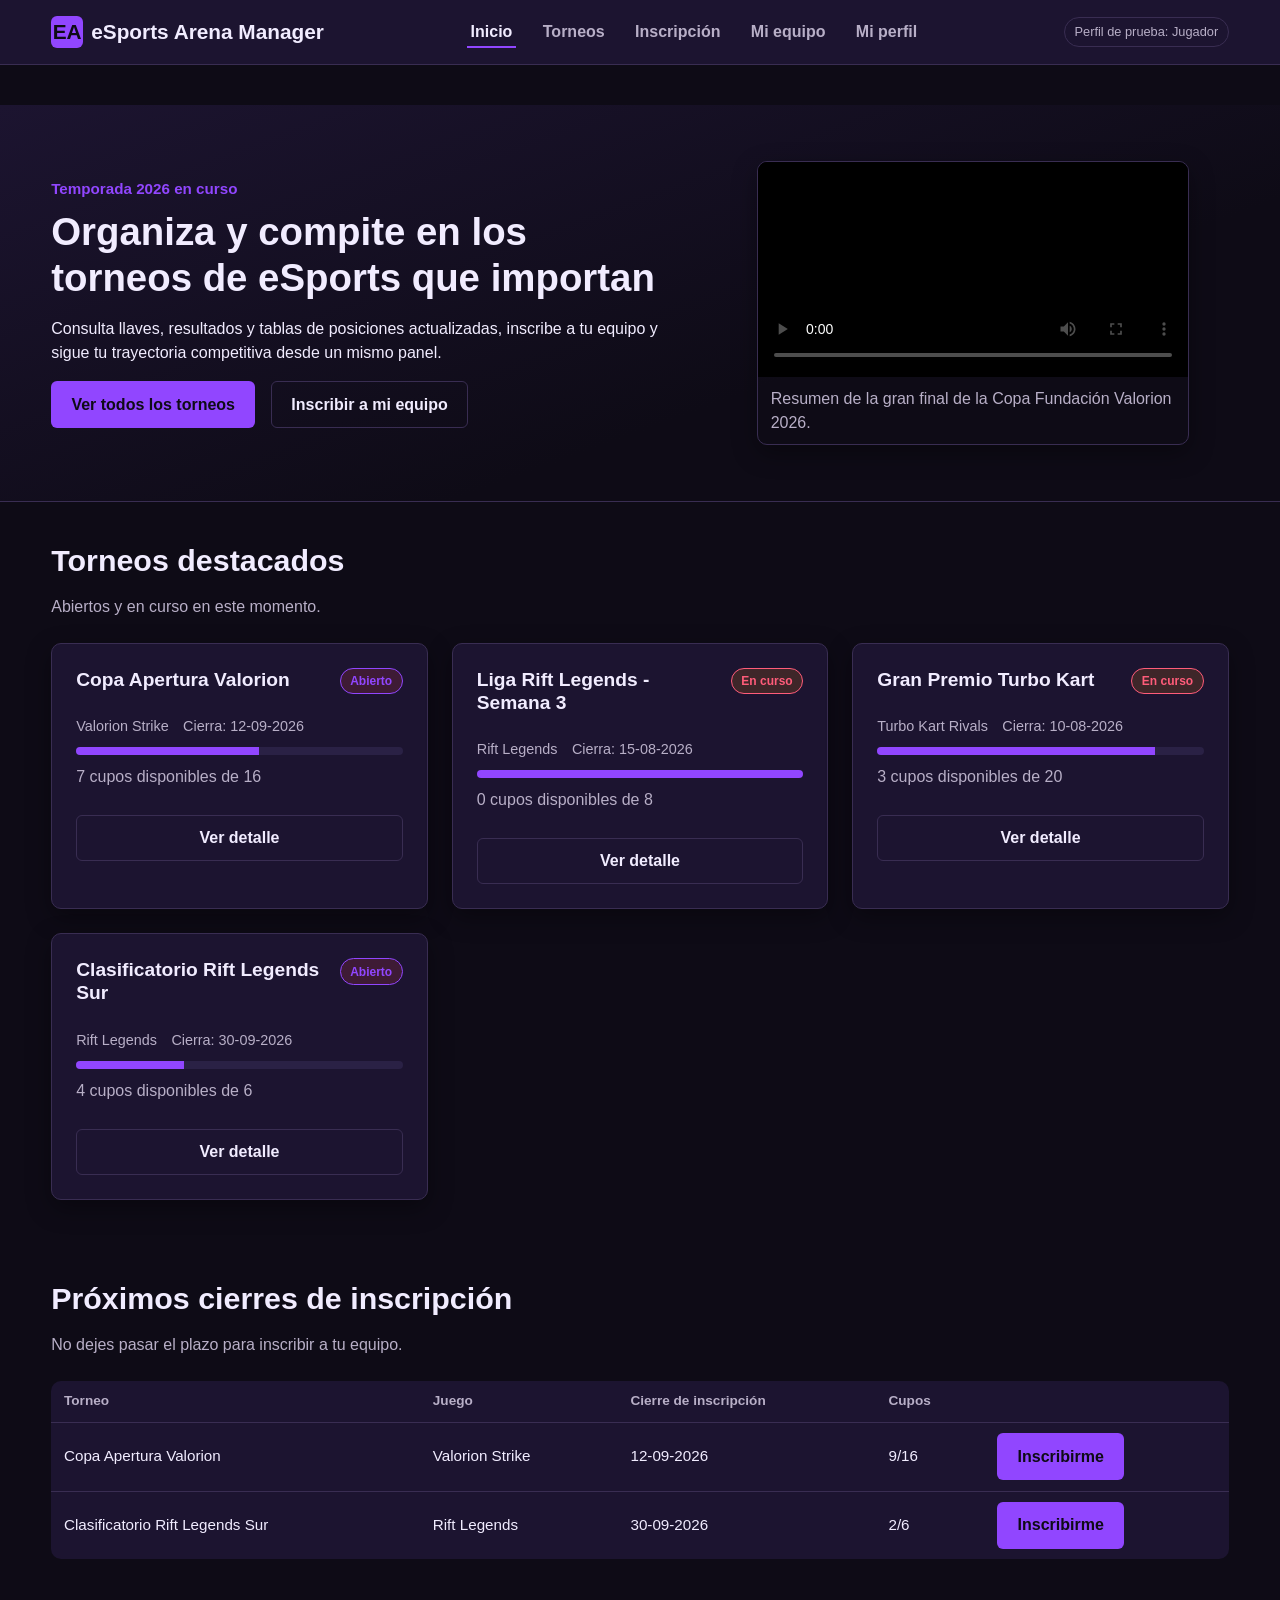
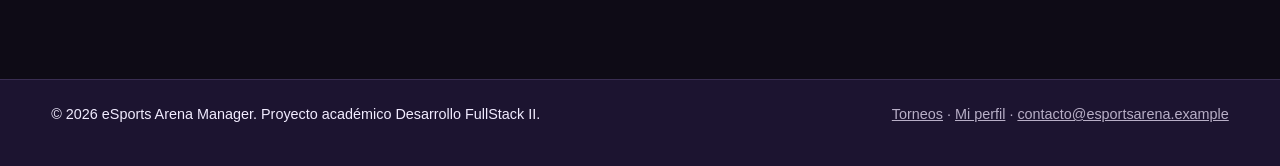
<file: index.html>
<!DOCTYPE html>
<html lang="en">

<head>
    <meta charset="UTF-8">
    <meta name="viewport" content="width=device-width, initial-scale=1.0">
    <title>eSports Arena Manager | Inicio</title>
    <link rel="stylesheet" href="css/style.css" />
</head>

<body>
    <header class="cabecera">
        <div class="contenedor barra-navegacion">
            <a href="index.html" class="marca">
                <span class="marca__icono" aria-hidden="true">EA</span>
                eSports Arena Manager
            </a>
            <button class="nav-toggle" aria-expanded="false" aria-controls="menu-principal">
                Menú
            </button>
            <nav aria-label="Navegación principal">
                <ul class="nav-lista" id="menu-principal">
                    <li><a href="index.html">Inicio</a></li>
                    <li><a href="torneos.html">Torneos</a></li>
                    <li><a href="inscripcion.html">Inscripción</a></li>
                    <li><a href="equipo.html">Mi equipo</a></li>
                    <li><a href="perfil.html">Mi perfil</a></li>
                </ul>
            </nav>
            <span class="perfil-rol">Perfil de prueba: Jugador</span>
        </div>
    </header>

    <main>
        <section class="hero">
            <div class="contenedor hero__grid">
                <div>
                    <p class="hero__eyebrow">Temporada 2026 en curso</p>
                    <h1>Organiza y compite en los torneos de eSports que importan</h1>
                    <p>
                        Consulta llaves, resultados y tablas de posiciones actualizadas, inscribe a tu equipo
                        y sigue tu trayectoria competitiva desde un mismo panel.
                    </p>
                    <div class="hero__cta">
                        <a class="boton boton-primario" href="torneos.html">Ver todos los torneos</a>
                        <a class="boton boton-secundario" href="inscripcion.html">Inscribir a mi equipo</a>
                    </div>
                </div>
                <div>
                    <figure class="video-envoltorio">
                        <video controls preload="metadata"
                            poster="https://interactive-examples.mdn.mozilla.net/media/cc0-videos/flower-poster.jpg">
                            <source src="https://interactive-examples.mdn.mozilla.net/media/cc0-videos/flower.webm"
                                type="video/webm" />
                            Tu navegador no admite la reproducción de video.
                        </video>
                        <figcaption class="texto-tenue" style="padding: 0.6rem 0.8rem;">
                            Resumen de la gran final de la Copa Fundación Valorion 2026.
                        </figcaption>
                    </figure>
                </div>
            </div>
        </section>

        <section class="seccion contenedor" aria-labelledby="titulo-destacados">
            <div class="seccion__titulo-grupo">
                <h2 id="titulo-destacados">Torneos destacados</h2>
                <p>Abiertos y en curso en este momento.</p>
            </div>
            <div class="grilla-tarjetas" id="lista-destacados">

            </div>
        </section>

        <section class="seccion contenedor" aria-labelledby="titulo-cierres">
            <div class="seccion__titulo-grupo">
                <h2 id="titulo-cierres">Próximos cierres de inscripción</h2>
                <p>No dejes pasar el plazo para inscribir a tu equipo.</p>
            </div>
            <table>
                <caption class="sr-solo">Próximos cierres de inscripción por torneo</caption>
                <thead>
                    <tr>
                        <th scope="col">Torneo</th>
                        <th scope="col">Juego</th>
                        <th scope="col">Cierre de inscripción</th>
                        <th scope="col">Cupos</th>
                        <th scope="col"><span class="sr-solo">Acción</span></th>
                    </tr>
                </thead>
                <tbody id="cuerpo-cierres">

                </tbody>
            </table>
        </section>
    </main>

    <footer class="pie-pagina">
        <div class="contenedor pie-pagina__contenido">
            <p>&copy; <span data-anio>2026</span> eSports Arena Manager. Proyecto académico Desarrollo FullStack II.</p>
            <nav aria-label="Enlaces del pie de página">
                <a href="torneos.html">Torneos</a> ·
                <a href="perfil.html">Mi perfil</a> ·
                <a href="mailto:contacto@esportsarena.example">contacto@esportsarena.example</a>
            </nav>
        </div>
    </footer>

    <script src="js/data.js"></script>
    <script src="js/utils.js"></script>
    <script src="js/comun.js"></script>
    <script src="js/inicio.js"></script>
</body>

</html>
</file>
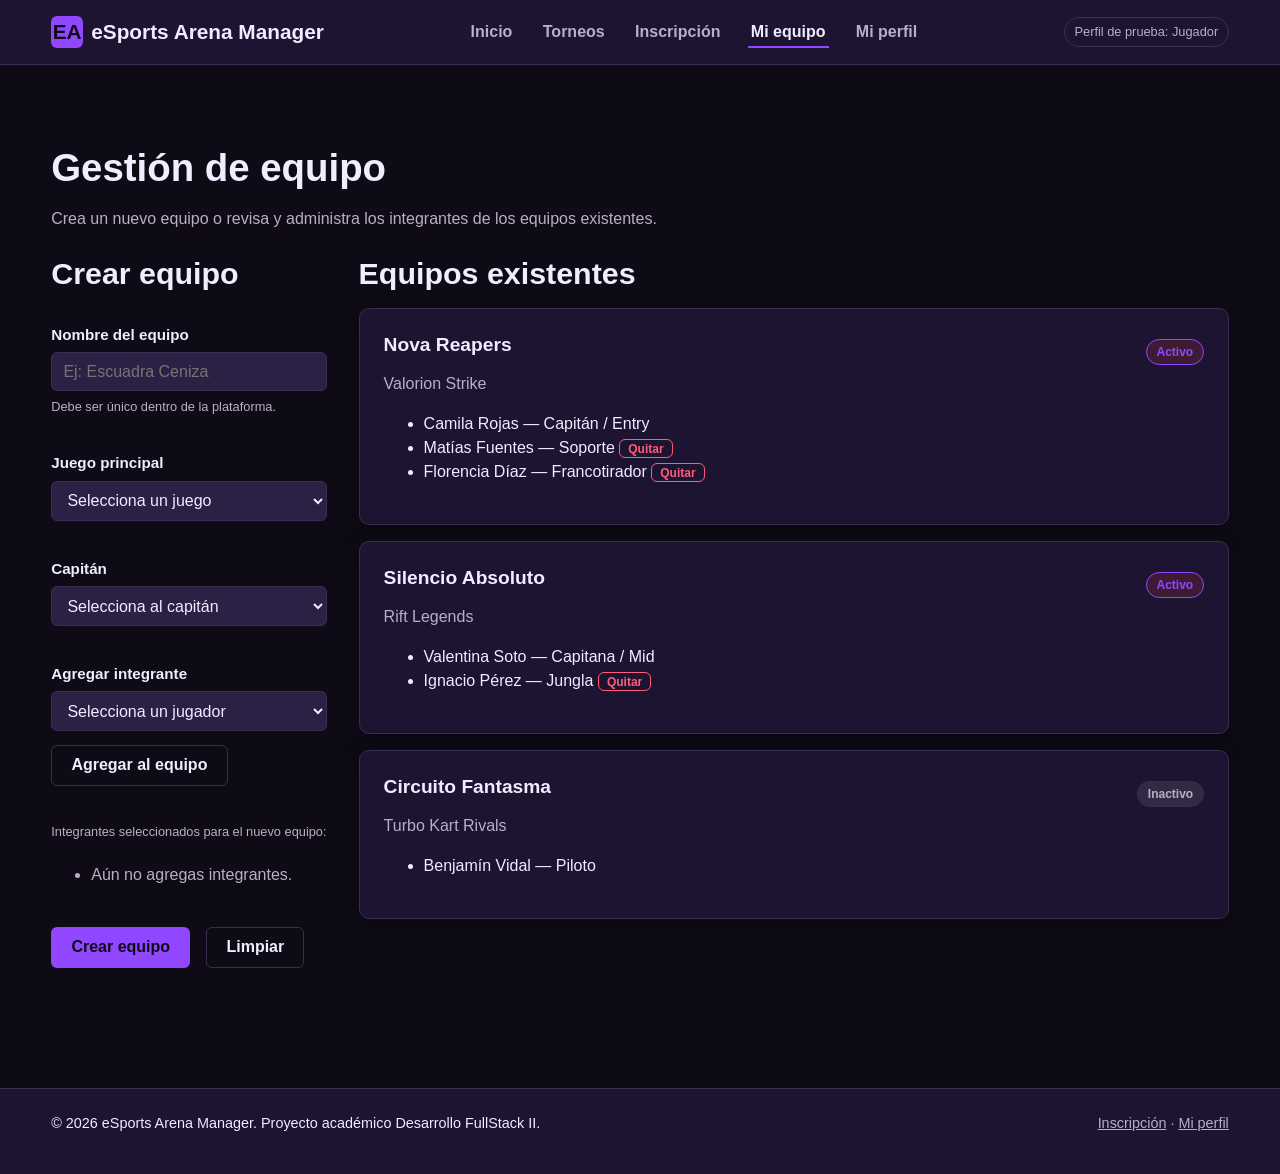
<file: equipo.html>
<!DOCTYPE html>
<html lang="en">
<head>
    <meta charset="UTF-8">
    <meta name="viewport" content="width=device-width, initial-scale=1.0">
    <title>eSports Arena Manager | Gestión de equipo</title>
    <link rel="stylesheet" href="css/style.css" />
</head>
<body>
    <header class="cabecera">
    <div class="contenedor barra-navegacion">
      <a href="index.html" class="marca">
        <span class="marca__icono" aria-hidden="true">EA</span>
        eSports Arena Manager
      </a>
      <button class="nav-toggle" aria-expanded="false" aria-controls="menu-principal">Menú</button>
      <nav aria-label="Navegación principal">
        <ul class="nav-lista" id="menu-principal">
          <li><a href="index.html">Inicio</a></li>
          <li><a href="torneos.html">Torneos</a></li>
          <li><a href="inscripcion.html">Inscripción</a></li>
          <li><a href="equipo.html">Mi equipo</a></li>
          <li><a href="perfil.html">Mi perfil</a></li>
        </ul>
      </nav>
      <span class="perfil-rol">Perfil de prueba: Jugador</span>
    </div>
  </header>

  <main>
    <section class="seccion contenedor">
      <div class="seccion__titulo-grupo">
        <h1>Gestión de equipo</h1>
        <p>Crea un nuevo equipo o revisa y administra los integrantes de los equipos existentes.</p>
      </div>

      <div class="flex" style="align-items:flex-start; gap:2rem; flex-wrap:wrap;">
        <form class="formulario" id="form-equipo" novalidate>
          <h2>Crear equipo</h2>

          <div class="campo">
            <label for="campo-nombre-equipo">Nombre del equipo</label>
            <input type="text" id="campo-nombre-equipo" name="nombreEquipo" required minlength="3" maxlength="40" autocomplete="off" placeholder="Ej: Escuadra Ceniza" />
            <span class="ayuda">Debe ser único dentro de la plataforma.</span>
            <span class="mensaje-error" id="error-nombre-equipo" role="alert"></span>
          </div>

          <div class="campo">
            <label for="campo-juego-equipo">Juego principal</label>
            <select id="campo-juego-equipo" name="juegoEquipo" required autocomplete="off">
              <option value="">Selecciona un juego</option>
            </select>
            <span class="mensaje-error" id="error-juego-equipo" role="alert"></span>
          </div>

          <div class="campo">
            <label for="campo-capitan">Capitán</label>
            <select id="campo-capitan" name="capitan" required autocomplete="off">
              <option value="">Selecciona al capitán</option>
            </select>
            <span class="mensaje-error" id="error-capitan" role="alert"></span>
          </div>

          <div class="campo">
            <label for="campo-integrante-nuevo">Agregar integrante</label>
            <select id="campo-integrante-nuevo" autocomplete="off">
              <option value="">Selecciona un jugador</option>
            </select>
            <button type="button" class="boton boton-secundario" id="boton-agregar-integrante" style="margin-top:0.5rem; width:fit-content;">
              Agregar al equipo
            </button>
            <span class="mensaje-error" id="error-integrantes" role="alert"></span>
          </div>

          <div class="campo">
            <span class="ayuda">Integrantes seleccionados para el nuevo equipo:</span>
            <ul id="lista-integrantes-nuevos"></ul>
          </div>

          <div class="alerta alerta--exito" id="alerta-equipo-creado" role="status" hidden></div>

          <div class="formulario__acciones">
            <button type="submit" class="boton boton-primario">Crear equipo</button>
            <button type="reset" class="boton boton-secundario" id="boton-limpiar-equipo">Limpiar</button>
          </div>
        </form>

        <aside style="flex:1; min-width:280px;">
          <h2>Equipos existentes</h2>
          <div id="lista-equipos-existentes" class="flex" style="flex-direction:column; gap:1rem;"></div>
        </aside>
      </div>
    </section>
  </main>

    <footer class="pie-pagina">
    <div class="contenedor pie-pagina__contenido">
      <p>&copy; <span data-anio>2026</span> eSports Arena Manager. Proyecto académico Desarrollo FullStack II.</p>
      <nav aria-label="Enlaces del pie de página">
        <a href="inscripcion.html">Inscripción</a> ·
        <a href="perfil.html">Mi perfil</a>
      </nav>
    </div>
  </footer>

  <script src="js/data.js"></script>
  <script src="js/utils.js"></script>
  <script src="js/comun.js"></script>
  <script src="js/equipo.js"></script>
</body>
</html>
</file>
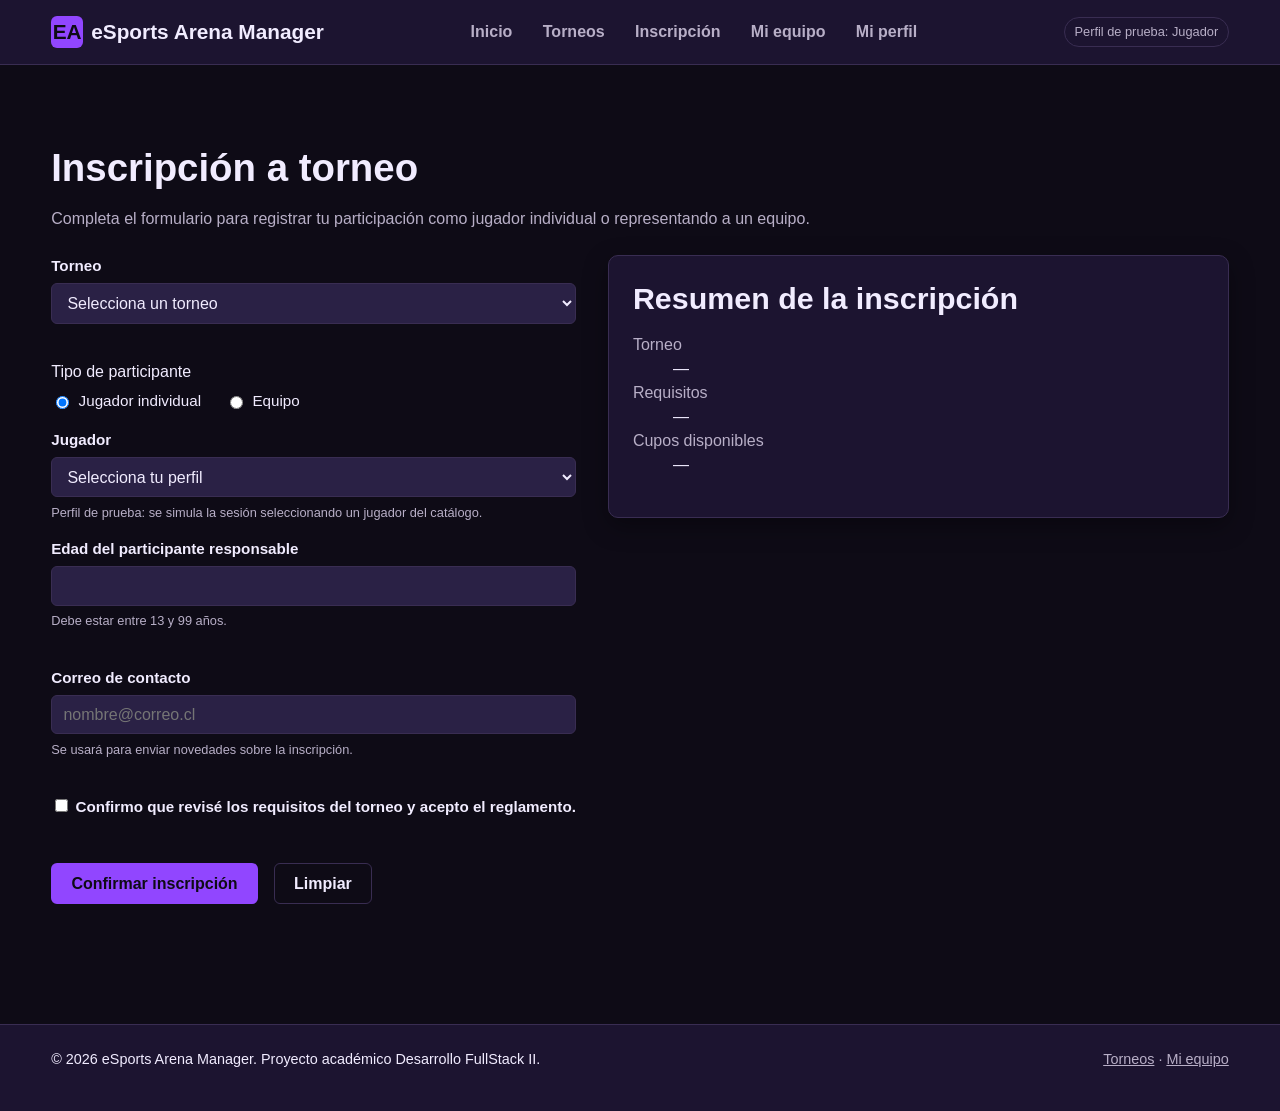
<file: inscripcion.html>
<!DOCTYPE html>
<html lang="es">
<head>
    <meta charset="UTF-8" />
    <meta name="viewport" content="width=device-width, initial-scale=1.0" />
    <title>eSports Arena Manager | Inscripción a torneo</title>
    <meta name="description" content="Inscribe a un jugador o a tu equipo en un torneo disponible." />
    <link rel="stylesheet" href="css/style.css" />
</head>
<body>
<header class="cabecera">
    <div class="contenedor barra-navegacion">
        <a href="index.html" class="marca">
            <span class="marca__icono" aria-hidden="true">EA</span>
            eSports Arena Manager
        </a>
        <button class="nav-toggle" aria-expanded="false" aria-controls="menu-principal">Menú</button>
        <nav aria-label="Navegación principal">
            <ul class="nav-lista" id="menu-principal">
                <li><a href="index.html">Inicio</a></li>
                <li><a href="torneos.html">Torneos</a></li>
                <li><a href="inscripcion.html">Inscripción</a></li>
                <li><a href="equipo.html">Mi equipo</a></li>
                <li><a href="perfil.html">Mi perfil</a></li>
            </ul>
        </nav>
        <span class="perfil-rol">Perfil de prueba: Jugador</span>
    </div>
</header>
<main>
    <section class="seccion contenedor">
        <div class="seccion__titulo-grupo">
            <h1>Inscripción a torneo</h1>
            <p>Completa el formulario para registrar tu participación como jugador individual o representando a un equipo.</p>
        </div>

        <div class="flex" style="align-items:flex-start; gap:2rem; flex-wrap:wrap;">
            <form class="formulario" id="form-inscripcion" novalidate>
                <div class="campo">
                    <label for="campo-torneo">Torneo</label>
                    <select id="campo-torneo" name="torneo" required autocomplete="off">
                        <option value="">Selecciona un torneo</option>
                    </select>
                    <span class="mensaje-error" id="error-torneo" role="alert"></span>
                </div>

                <div class="campo">
                    <span id="etiqueta-tipo">Tipo de participante</span>
                    <div class="fila-radios" role="radiogroup" aria-labelledby="etiqueta-tipo">
                        <label>
                            <input type="radio" name="tipoParticipante" value="jugador" checked />
                            Jugador individual
                        </label>
                        <label>
                            <input type="radio" name="tipoParticipante" value="equipo" />
                            Equipo
                        </label>
                    </div>
                </div>
                <div class="campo" id="campo-jugador">
                    <label for="campo-jugador-select">Jugador</label>
                    <select id="campo-jugador-select" name="jugador" autocomplete="off">
                        <option value="">Selecciona tu perfil</option>
                    </select>
                    <span class="ayuda">Perfil de prueba: se simula la sesión seleccionando un jugador del catálogo.</span>
                </div>

                <div class="campo oculto" id="campo-equipo">
                    <label for="campo-equipo-select">Equipo</label>
                    <select id="campo-equipo-select" name="equipo" autocomplete="off">
                        <option value="">Selecciona tu equipo</option>
                    </select>
                    <span class="mensaje-error" id="error-equipo" role="alert"></span>
                </div>

                <div class="campo">
                    <label for="campo-edad">Edad del participante responsable</label>
                    <input type="number" id="campo-edad" name="edad" min="13" max="99" required autocomplete="off" inputmode="numeric" />
                    <span class="ayuda">Debe estar entre 13 y 99 años.</span>
                    <span class="mensaje-error" id="error-edad" role="alert"></span>
                </div>

                <div class="campo">
                    <label for="campo-contacto">Correo de contacto</label>
                    <input type="email" id="campo-contacto" name="contacto" required autocomplete="email" placeholder="nombre@correo.cl" />
                    <span class="ayuda">Se usará para enviar novedades sobre la inscripción.</span>
                    <span class="mensaje-error" id="error-contacto" role="alert"></span>
                </div>

                <div class="campo">
                    <label>
                        <input type="checkbox" id="campo-terminos" name="terminos" required />
                        Confirmo que revisé los requisitos del torneo y acepto el reglamento.
                    </label>
                    <span class="mensaje-error" id="error-terminos" role="alert"></span>
                </div>

                <div class="alerta alerta--bloqueo" id="alerta-bloqueo" role="alert" hidden></div>

                <div class="formulario__acciones">
                    <button type="submit" class="boton boton-primario" id="boton-inscribir">Confirmar inscripción</button>
                    <button type="reset" class="boton boton-secundario">Limpiar</button>
                </div>
            </form>

            <aside class="tarjeta" style="flex:1; min-width:260px;" aria-labelledby="titulo-resumen">
                <h2 id="titulo-resumen">Resumen de la inscripción</h2>
                <dl id="resumen-inscripcion">
                    <dt class="texto-tenue">Torneo</dt>
                    <dd id="resumen-torneo">—</dd>
                    <dt class="texto-tenue">Requisitos</dt>
                    <dd id="resumen-requisitos">—</dd>
                    <dt class="texto-tenue">Cupos disponibles</dt>
                    <dd id="resumen-cupos">—</dd>
                </dl>
            </aside>
        </div>

        <div class="alerta alerta--exito" id="alerta-confirmacion" role="status" hidden>
            <div>
                <strong>Inscripción registrada.</strong>
                <p id="detalle-confirmacion"></p>
            </div>
        </div>
    </section>
</main>
<footer class="pie-pagina">
    <div class="contenedor pie-pagina__contenido">
        <p>&copy; <span data-anio>2026</span> eSports Arena Manager. Proyecto académico Desarrollo FullStack II.</p>
        <nav aria-label="Enlaces del pie de página">
            <a href="torneos.html">Torneos</a> ·
            <a href="equipo.html">Mi equipo</a>
        </nav>
    </div>
</footer>
</file>
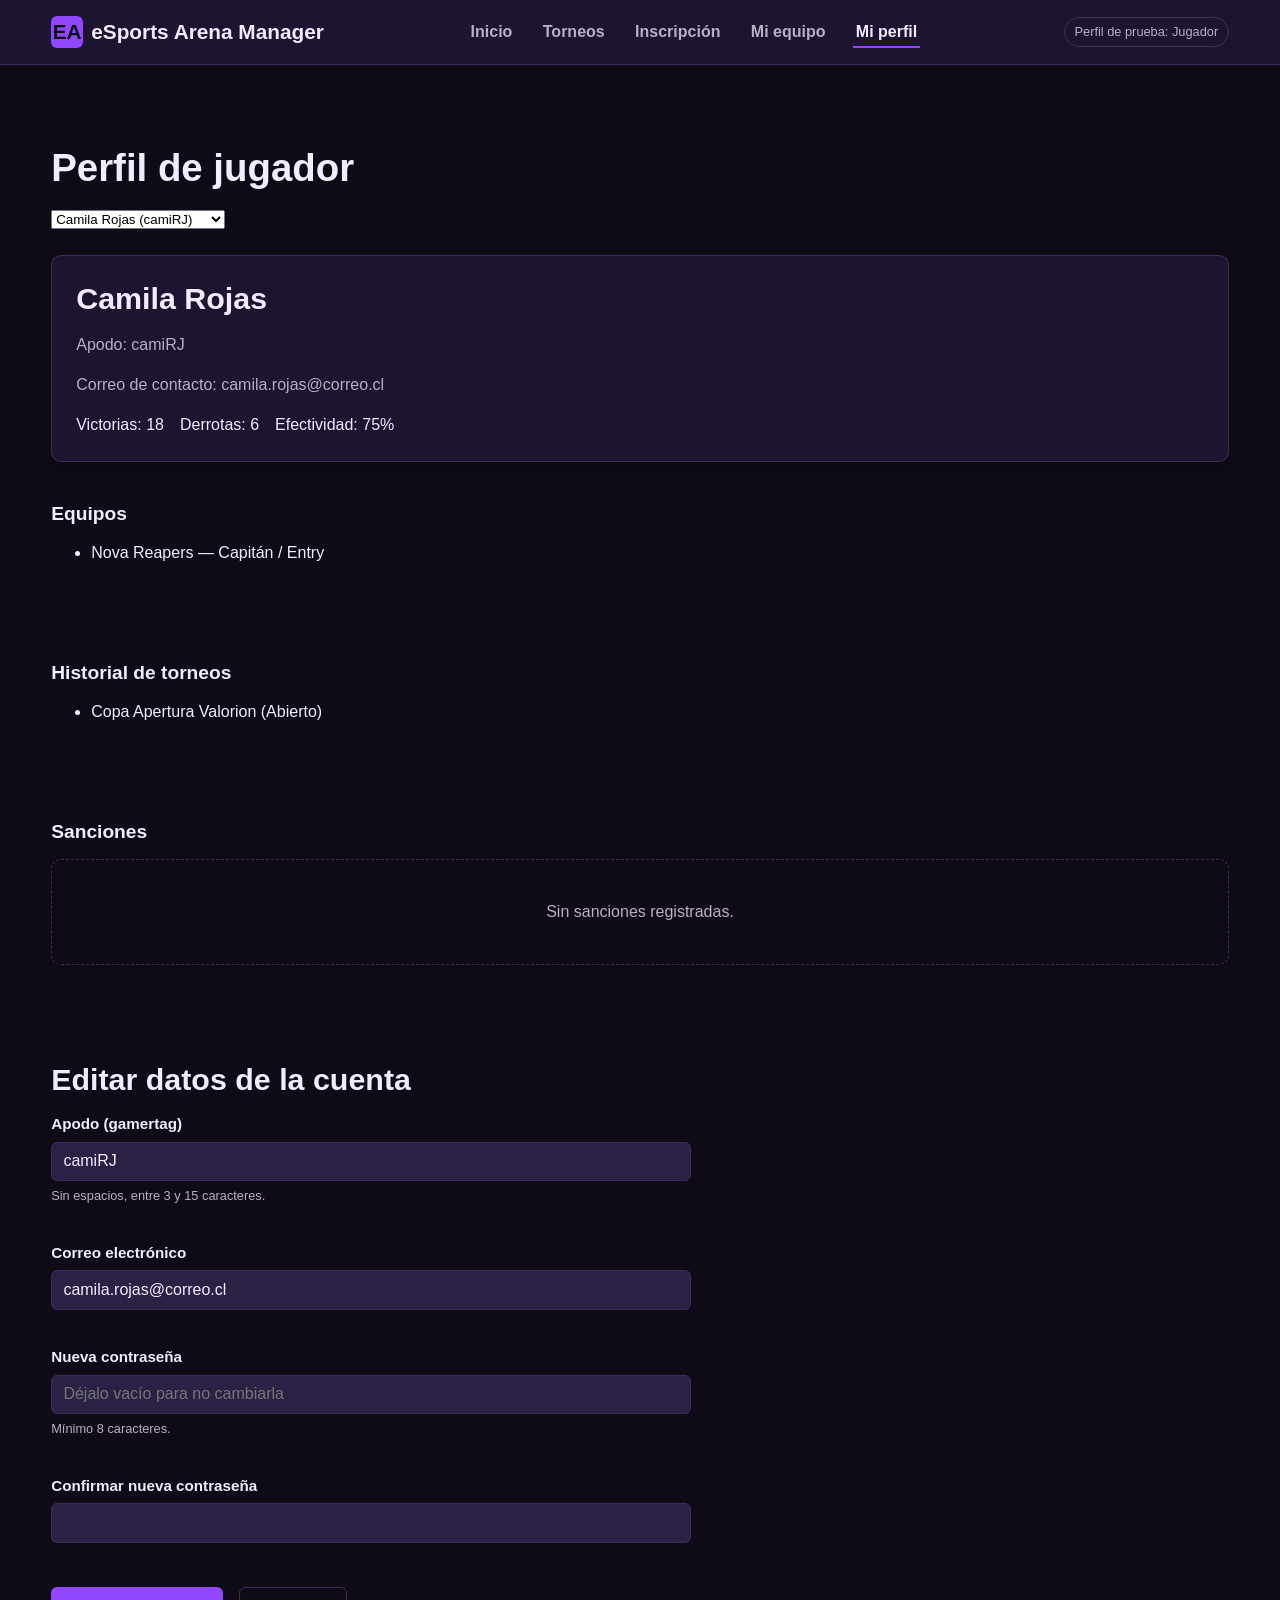
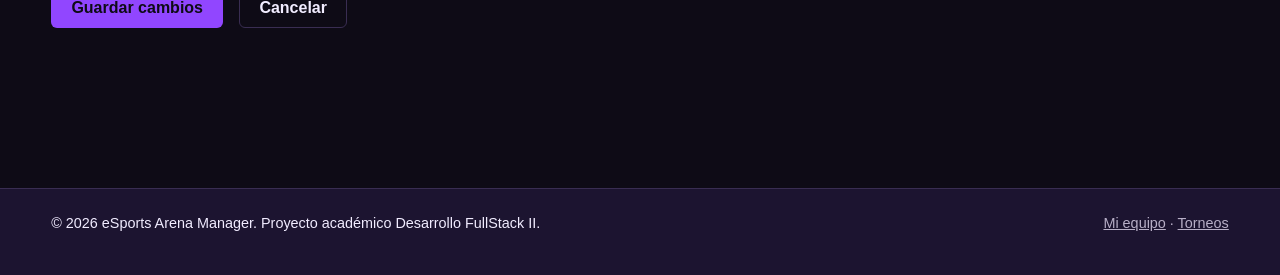
<file: perfil.html>
<!DOCTYPE html>
<html lang="es">
<head>
  <meta charset="UTF-8" />
  <meta name="viewport" content="width=device-width, initial-scale=1.0" />
  <title>eSports Arena Manager | Perfil de jugador</title>
  <meta name="description" content="Ficha competitiva de un jugador: equipos, historial, estadísticas y sanciones." />
  <link rel="stylesheet" href="css/style.css" />
</head>
<body>
  <header class="cabecera">
    <div class="contenedor barra-navegacion">
      <a href="index.html" class="marca">
        <span class="marca__icono" aria-hidden="true">EA</span>
        eSports Arena Manager
      </a>
      <button class="nav-toggle" aria-expanded="false" aria-controls="menu-principal">Menú</button>
      <nav aria-label="Navegación principal">
        <ul class="nav-lista" id="menu-principal">
          <li><a href="index.html">Inicio</a></li>
          <li><a href="torneos.html">Torneos</a></li>
          <li><a href="inscripcion.html">Inscripción</a></li>
          <li><a href="equipo.html">Mi equipo</a></li>
          <li><a href="perfil.html">Mi perfil</a></li>
        </ul>
      </nav>
      <span class="perfil-rol">Perfil de prueba: Jugador</span>
    </div>
  </header>

  <main>
    <section class="seccion contenedor">
      <div class="seccion__titulo-grupo">
        <h1>Perfil de jugador</h1>
        <label for="selector-jugador" class="sr-solo">Selecciona un perfil de prueba</label>
        <select id="selector-jugador" style="max-width:280px;"></select>
      </div>

      <div id="ficha-jugador">
        <!-- Se genera dinámicamente con JavaScript -->
      </div>

      <div class="seccion" aria-labelledby="titulo-editar">
        <h2 id="titulo-editar">Editar datos de la cuenta</h2>
        <form class="formulario" id="form-perfil" novalidate>
          <div class="campo">
            <label for="campo-apodo">Apodo (gamertag)</label>
            <input type="text" id="campo-apodo" name="apodo" required minlength="3" maxlength="15" autocomplete="username" />
            <span class="ayuda">Sin espacios, entre 3 y 15 caracteres.</span>
            <span class="mensaje-error" id="error-apodo" role="alert"></span>
          </div>

          <div class="campo">
            <label for="campo-email-perfil">Correo electrónico</label>
            <input type="email" id="campo-email-perfil" name="emailPerfil" required autocomplete="email" />
            <span class="mensaje-error" id="error-email-perfil" role="alert"></span>
          </div>

          <div class="campo">
            <label for="campo-password">Nueva contraseña</label>
            <input type="password" id="campo-password" name="password" minlength="8" autocomplete="new-password" placeholder="Déjalo vacío para no cambiarla" />
            <span class="ayuda">Mínimo 8 caracteres.</span>
            <span class="mensaje-error" id="error-password" role="alert"></span>
          </div>

          <div class="campo">
            <label for="campo-password-confirmacion">Confirmar nueva contraseña</label>
            <input type="password" id="campo-password-confirmacion" name="passwordConfirmacion" autocomplete="new-password" />
            <span class="mensaje-error" id="error-password-confirmacion" role="alert"></span>
          </div>

          <div class="alerta alerta--exito" id="alerta-perfil-guardado" role="status" hidden></div>

          <div class="formulario__acciones">
            <button type="submit" class="boton boton-primario">Guardar cambios</button>
            <button type="reset" class="boton boton-secundario">Cancelar</button>
          </div>
        </form>
      </div>
    </section>
  </main>

  <footer class="pie-pagina">
    <div class="contenedor pie-pagina__contenido">
      <p>&copy; <span data-anio>2026</span> eSports Arena Manager. Proyecto académico Desarrollo FullStack II.</p>
      <nav aria-label="Enlaces del pie de página">
        <a href="equipo.html">Mi equipo</a> ·
        <a href="torneos.html">Torneos</a>
      </nav>
    </div>
  </footer>

  <script src="js/data.js"></script>
  <script src="js/utils.js"></script>
  <script src="js/comun.js"></script>
  <script src="js/perfil.js"></script>
</body>
</html>
</file>
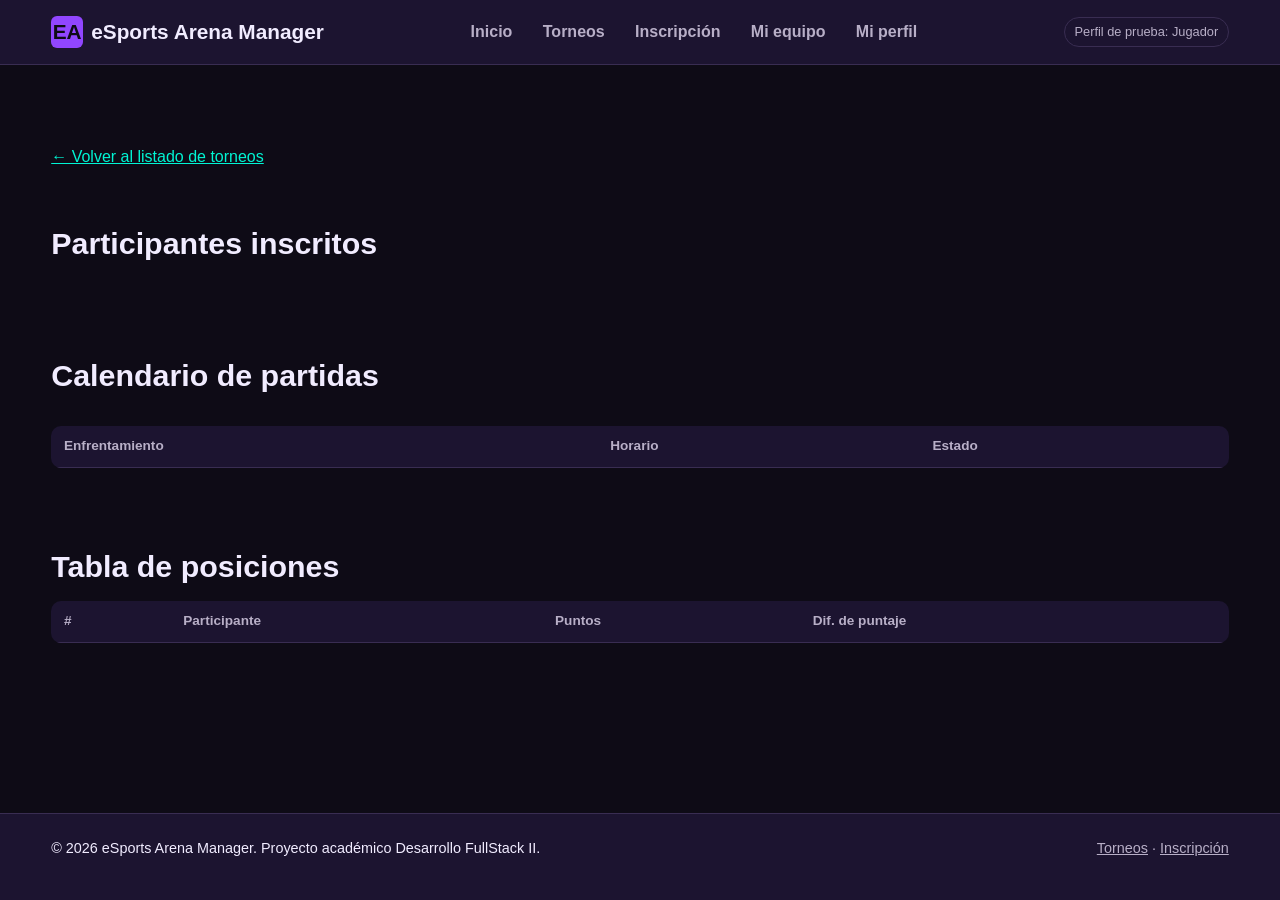
<file: torneo-detalle.html>
<!DOCTYPE html>
<html lang="es">
<head>
  <meta charset="UTF-8" />
  <meta name="viewport" content="width=device-width, initial-scale=1.0" />
  <title>eSports Arena Manager | Detalle de torneo</title>
  <meta name="description" content="Información completa de un torneo: cupos, participantes, llaves, posiciones y premios." />
  <link rel="stylesheet" href="css/style.css" />
</head>
<body>
  <header class="cabecera">
    <div class="contenedor barra-navegacion">
      <a href="index.html" class="marca">
        <span class="marca__icono" aria-hidden="true">EA</span>
        eSports Arena Manager
      </a>
      <button class="nav-toggle" aria-expanded="false" aria-controls="menu-principal">Menú</button>
      <nav aria-label="Navegación principal">
        <ul class="nav-lista" id="menu-principal">
          <li><a href="index.html">Inicio</a></li>
          <li><a href="torneos.html">Torneos</a></li>
          <li><a href="inscripcion.html">Inscripción</a></li>
          <li><a href="equipo.html">Mi equipo</a></li>
          <li><a href="perfil.html">Mi perfil</a></li>
        </ul>
      </nav>
      <span class="perfil-rol">Perfil de prueba: Jugador</span>
    </div>
  </header>

  <main>
    <section class="seccion contenedor">
      <p><a href="torneos.html">&larr; Volver al listado de torneos</a></p>

      <article id="detalle-torneo">
        <!-- Datos generales generados dinámicamente -->
      </article>

      <div class="seccion" aria-labelledby="titulo-participantes">
        <h2 id="titulo-participantes">Participantes inscritos</h2>
        <ul id="lista-participantes"></ul>
      </div>

      <div class="seccion" aria-labelledby="titulo-llaves">
        <h2 id="titulo-llaves">Calendario de partidas</h2>
        <div class="pestanas" id="pestanas-ronda" role="tablist" aria-label="Rondas del torneo"></div>
        <table>
          <caption class="sr-solo">Partidas de la ronda seleccionada</caption>
          <thead>
            <tr>
              <th scope="col">Enfrentamiento</th>
              <th scope="col">Horario</th>
              <th scope="col">Estado</th>
            </tr>
          </thead>
          <tbody id="cuerpo-partidas"></tbody>
        </table>
      </div>

      <div class="seccion" aria-labelledby="titulo-posiciones">
        <h2 id="titulo-posiciones">Tabla de posiciones</h2>
        <table>
          <caption class="sr-solo">Tabla de posiciones del torneo</caption>
          <thead>
            <tr>
              <th scope="col">#</th>
              <th scope="col">Participante</th>
              <th scope="col">Puntos</th>
              <th scope="col">Dif. de puntaje</th>
            </tr>
          </thead>
          <tbody id="cuerpo-ranking"></tbody>
        </table>
      </div>

      <div class="seccion" id="seccion-premios" aria-labelledby="titulo-premios" hidden>
        <h2 id="titulo-premios">Premios</h2>
        <ul id="lista-premios"></ul>
      </div>
    </section>
  </main>

  <footer class="pie-pagina">
    <div class="contenedor pie-pagina__contenido">
      <p>&copy; <span data-anio>2026</span> eSports Arena Manager. Proyecto académico Desarrollo FullStack II.</p>
      <nav aria-label="Enlaces del pie de página">
        <a href="torneos.html">Torneos</a> ·
        <a href="inscripcion.html">Inscripción</a>
      </nav>
    </div>
  </footer>

  <script src="js/data.js"></script>
  <script src="js/utils.js"></script>
  <script src="js/comun.js"></script>
  <script src="js/torneo-detalle.js"></script>
</body>
</html>
</file>
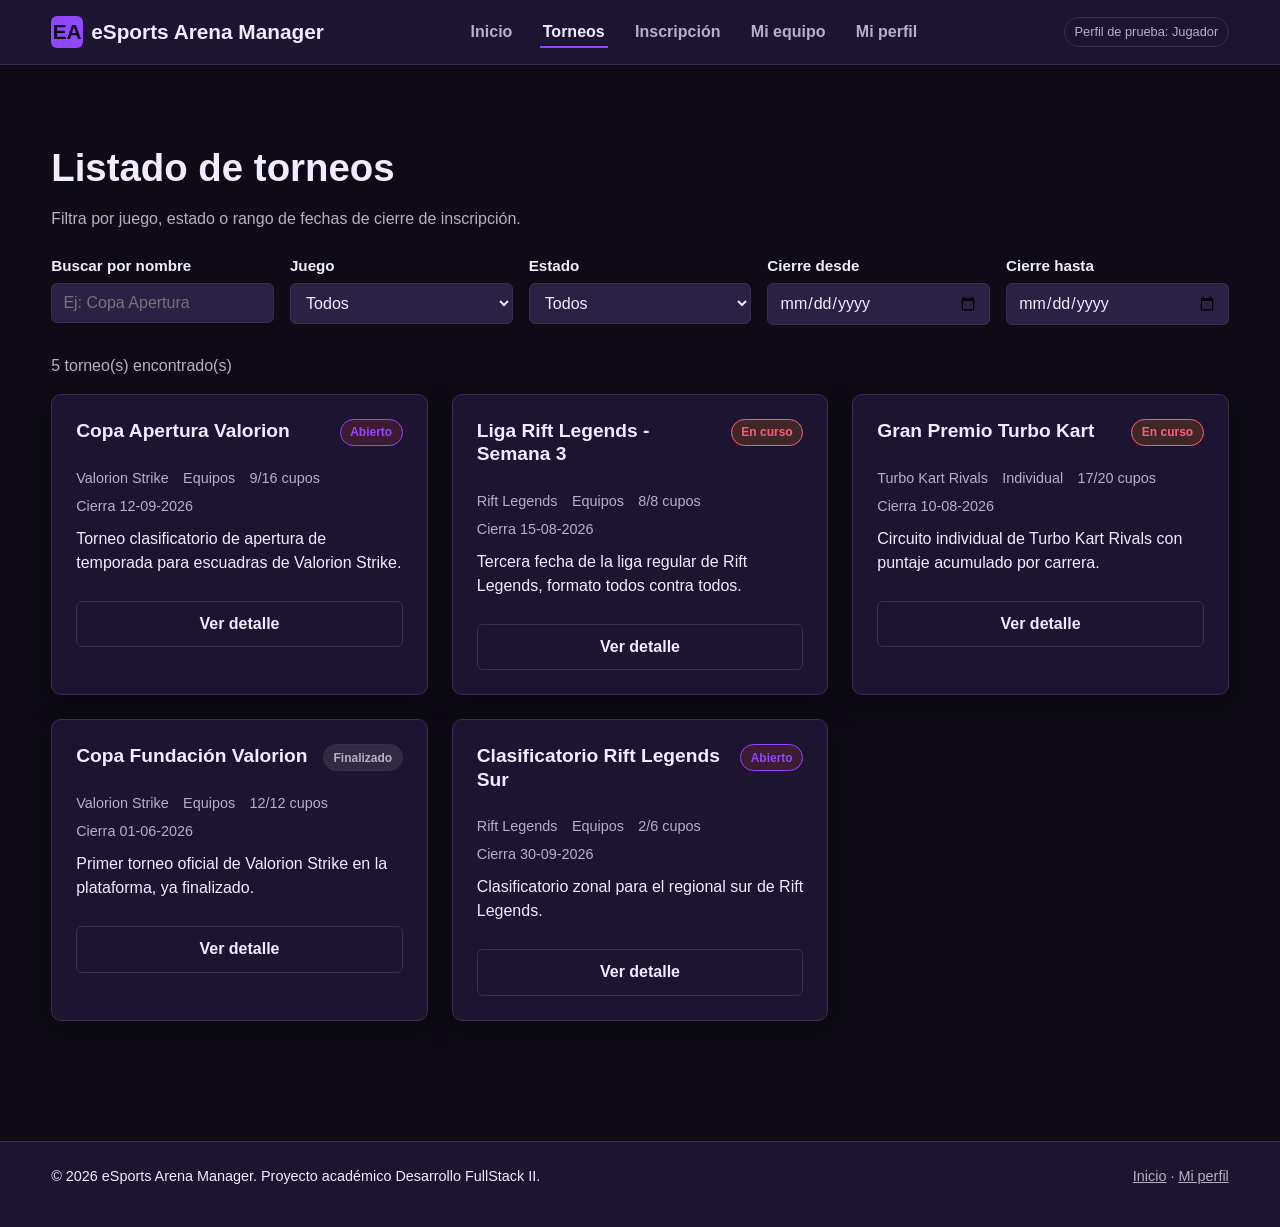
<file: torneos.html>
<!DOCTYPE html>
<html lang="es">
<head>
  <meta charset="UTF-8" />
  <meta name="viewport" content="width=device-width, initial-scale=1.0" />
  <title>eSports Arena Manager | Torneos</title>
  <meta name="description" content="Explora todos los torneos disponibles, filtra por juego, estado y fechas." />
  <link rel="stylesheet" href="css/style.css" />
</head>
<body>
<header class="cabecera">
  <div class="contenedor barra-navegacion">
    <a href="index.html" class="marca">
      <span class="marca__icono" aria-hidden="true">EA</span>
      eSports Arena Manager
    </a>
    <button class="nav-toggle" aria-expanded="false" aria-controls="menu-principal">Menú</button>
    <nav aria-label="Navegación principal">
      <ul class="nav-lista" id="menu-principal">
        <li><a href="index.html">Inicio</a></li>
        <li><a href="torneos.html">Torneos</a></li>
        <li><a href="inscripcion.html">Inscripción</a></li>
        <li><a href="equipo.html">Mi equipo</a></li>
        <li><a href="perfil.html">Mi perfil</a></li>
      </ul>
    </nav>
    <span class="perfil-rol">Perfil de prueba: Jugador</span>
  </div>
</header>
<main>
  <section class="seccion contenedor">
    <div class="seccion__titulo-grupo">
      <h1>Listado de torneos</h1>
      <p>Filtra por juego, estado o rango de fechas de cierre de inscripción.</p>
    </div>

    <form class="panel-filtros" id="form-filtros" aria-label="Filtros de búsqueda de torneos">
      <div class="campo">
        <label for="filtro-busqueda">Buscar por nombre</label>
        <input type="search" id="filtro-busqueda" name="busqueda" placeholder="Ej: Copa Apertura" autocomplete="off" />
      </div>
      <div class="campo">
        <label for="filtro-juego">Juego</label>
        <select id="filtro-juego" name="juego">
          <option value="">Todos</option>
        </select>
      </div>
      <div class="campo">
        <label for="filtro-estado">Estado</label>
        <select id="filtro-estado" name="estado">
          <option value="">Todos</option>
          <option value="abierto">Abierto</option>
          <option value="en-curso">En curso</option>
          <option value="finalizado">Finalizado</option>
        </select>
      </div>
      <div class="campo">
        <label for="filtro-desde">Cierre desde</label>
        <input type="date" id="filtro-desde" name="desde" />
      </div>
      <div class="campo">
        <label for="filtro-hasta">Cierre hasta</label>
        <input type="date" id="filtro-hasta" name="hasta" />
        <span class="mensaje -error" id="error-fechas" role="alert"></span>
      </div>
    </form>

    <p class="texto-tenue" id="contador-resultados" aria-live="polite"></p>

    <div class="grilla-tarjetas" id="lista-torneos">
      <!-- Se genera dinámicamente con JavaScript -->
    </div>
  </section>
</main>
<footer class="pie-pagina">
  <div class="contenedor pie-pagina__contenido">
    <p>&copy; <span data-anio>2026</span> eSports Arena Manager. Proyecto académico Desarrollo FullStack II.</p>
    <nav aria-label="Enlaces del pie de página">
      <a href="index.html">Inicio</a> ·
      <a href="perfil.html">Mi perfil</a>
    </nav>
  </div>
</footer>

<script src="js/data.js"></script>
<script src="js/utils.js"></script>
<script src="js/comun.js"></script>
<script src="js/torneos.js"></script>
</body>
</html>
</file>
<file: css/style.css>
/* ==========================================================================
   eSports Arena Manager - Hoja de estilos externa compartida
   Paleta: Táctico rojo
   ========================================================================== */

:root {
 --color-fondo: #0E0B16;
    --color-superficie: #1C1430;
    --color-superficie-alta: #2A2145;

    --color-primario: #9146FF;
    --color-primario-hover: #7A38E0;

    --color-acento: #00F5D4;

    --color-texto: #F1ECFF;
    --color-texto-tenue: #B8AFC7;
    --color-texto-boton: #0E0B16;

    --color-error: #FF5C7A;

    --color-borde: #392D52;

  --radio-borde: 10px;
  --radio-borde-chico: 6px;
  --sombra: 0 8px 24px rgba(0, 0, 0, 0.35);

  --fuente-titulo: "Rajdhani", "Segoe UI", Arial, sans-serif;
  --fuente-texto: "Inter", "Segoe UI", Arial, sans-serif;

  --espacio-1: 0.5rem;
  --espacio-2: 1rem;
  --espacio-3: 1.5rem;
  --espacio-4: 2.5rem;
}

/* ---------- Reset básico ---------- */
* { box-sizing: border-box; }
html { scroll-behavior: smooth; }

body {
  margin: 0;
  background: var(--color-fondo);
  color: var(--color-texto);
  font-family: var(--fuente-texto);
  line-height: 1.5;
  min-height: 100vh;
  display: flex;
  flex-direction: column;
}

h1, h2, h3, h4 {
  font-family: var(--fuente-titulo);
  font-weight: 700;
  line-height: 1.2;
  margin: 0 0 var(--espacio-2) 0;
}

h1 { font-size: clamp(1.8rem, 3vw, 2.6rem); }
h2 { font-size: clamp(1.4rem, 2.5vw, 1.9rem); }
h3 { font-size: 1.2rem; }

p { margin: 0 0 var(--espacio-2) 0; color: var(--color-texto); }

a { color: var(--color-acento); }
a:hover { color: var(--color-primario); }

img { max-width: 100%; display: block; }

:focus-visible {
  outline: 3px solid var(--color-primario);
  outline-offset: 2px;
}

.contenedor {
  width: min(1180px, 92%);
  margin-inline: auto;
}

main { flex: 1; padding-block: var(--espacio-4); }

/* ---------- Encabezado / navegación ---------- */
.cabecera {
  background: var(--color-superficie);
  border-bottom: 1px solid var(--color-borde);
  position: sticky;
  top: 0;
  z-index: 10;
}

.barra-navegacion {
  display: flex;
  align-items: center;
  justify-content: space-between;
  padding-block: var(--espacio-2);
  gap: var(--espacio-2);
}

.marca {
  display: flex;
  align-items: center;
  gap: var(--espacio-1);
  font-family: var(--fuente-titulo);
  font-size: 1.3rem;
  font-weight: 700;
  color: var(--color-texto);
  text-decoration: none;
}

.marca__icono {
  width: 32px;
  height: 32px;
  background: var(--color-primario);
  border-radius: var(--radio-borde-chico);
  display: inline-flex;
  align-items: center;
  justify-content: center;
  color: var(--color-texto-boton);
  font-weight: 700;
}

.nav-lista {
  list-style: none;
  display: flex;
  flex-wrap: wrap;
  gap: var(--espacio-3);
  margin: 0;
  padding: 0;
}

.nav-lista a {
  text-decoration: none;
  color: var(--color-texto-tenue);
  font-weight: 600;
  padding: 0.35rem 0.2rem;
  border-bottom: 2px solid transparent;
}

.nav-lista a:hover,
.nav-lista a[aria-current="page"] {
  color: var(--color-texto);
  border-bottom-color: var(--color-primario);
}

.nav-toggle {
  display: none;
  background: transparent;
  border: 1px solid var(--color-borde);
  color: var(--color-texto);
  border-radius: var(--radio-borde-chico);
  padding: 0.4rem 0.6rem;
}

.perfil-rol {
  font-size: 0.8rem;
  color: var(--color-texto-tenue);
  border: 1px solid var(--color-borde);
  padding: 0.25rem 0.6rem;
  border-radius: 999px;
  white-space: nowrap;
}

/* ---------- Botones ---------- */
.boton {
  display: inline-flex;
  align-items: center;
  justify-content: center;
  gap: 0.4rem;
  padding: 0.65rem 1.2rem;
  border-radius: var(--radio-borde-chico);
  border: 1px solid transparent;
  font-family: var(--fuente-texto);
  font-weight: 600;
  font-size: 1rem;
  cursor: pointer;
  text-decoration: none;
  transition: transform 0.08s ease, background 0.15s ease;
}

.boton:active { transform: translateY(1px); }

.boton-primario {
  background: var(--color-primario);
  color: var(--color-texto-boton);
}
.boton-primario:hover { 
  background: var(--color-primario-hover);
  color: var(--color-texto);
 }

.boton-secundario {
  background: transparent;
  border-color: var(--color-borde);
  color: var(--color-texto);
}
.boton-secundario:hover { border-color: var(--color-primario); color: var(--color-primario); }

.boton-peligro {
  background: transparent;
  border-color: var(--color-error);
  color: var(--color-error);
}

.boton[disabled] {
  opacity: 0.5;
  cursor: not-allowed;
}

/* ---------- Tarjetas ---------- */
.tarjeta {
  background: var(--color-superficie);
  border: 1px solid var(--color-borde);
  border-radius: var(--radio-borde);
  padding: var(--espacio-3);
  box-shadow: var(--sombra);
}

.grilla-tarjetas {
  display: grid;
  grid-template-columns: repeat(auto-fill, minmax(280px, 1fr));
  gap: var(--espacio-3);
}

.tarjeta-torneo {
  display: flex;
  flex-direction: column;
  gap: 0.6rem;
}

.tarjeta-torneo__cabecera {
  display: flex;
  justify-content: space-between;
  align-items: flex-start;
  gap: var(--espacio-1);
}

.etiqueta-estado {
  font-size: 0.75rem;
  font-weight: 700;
  padding: 0.2rem 0.6rem;
  border-radius: 999px;
  white-space: nowrap;
  border: 1px solid transparent;
}

.etiqueta-estado--abierto { background: rgba(255, 70, 85, 0.15); color: var(--color-primario); border-color: var(--color-primario); }
.etiqueta-estado--en-curso { background: rgba(255, 138, 0, 0.15); color: var(--color-error); border-color: var(--color-error); }
.etiqueta-estado--finalizado { background: rgba(236, 232, 225, 0.1); color: var(--color-texto-tenue); border-color: var(--color-borde); }

.tarjeta-torneo__meta {
  font-size: 0.9rem;
  color: var(--color-texto-tenue);
  display: flex;
  flex-wrap: wrap;
  gap: 0.4rem 0.9rem;
}

.barra-cupos {
  height: 8px;
  border-radius: 999px;
  background: var(--color-superficie-alta);
  overflow: hidden;
}
.barra-cupos__relleno { height: 100%; background: var(--color-primario); }

/* ---------- Secciones de página ---------- */
.seccion { padding-block: var(--espacio-4); }
.seccion__titulo-grupo { margin-bottom: var(--espacio-3); }
.seccion__titulo-grupo p { color: var(--color-texto-tenue); }

.hero {
  background: linear-gradient(160deg, var(--color-superficie) 0%, var(--color-fondo) 65%);
  border-bottom: 1px solid var(--color-borde);
  padding-block: var(--espacio-4);
}

.hero__grid {
  display: grid;
  grid-template-columns: 1.1fr 0.9fr;
  gap: var(--espacio-4);
  align-items: center;
}

.hero__eyebrow {
  color: var(--color-primario);
  font-weight: 700;
  font-size: 0.95rem;
  margin-bottom: var(--espacio-1);
}

.hero__cta { display: flex; gap: var(--espacio-2); flex-wrap: wrap; margin-top: var(--espacio-2); }

.video-envoltorio {
  border-radius: var(--radio-borde);
  overflow: hidden;
  border: 1px solid var(--color-borde);
  box-shadow: var(--sombra);
}
.video-envoltorio video { width: 100%; display: block; background: #000; }

/* ---------- Formularios ---------- */
.formulario {
  display: grid;
  gap: var(--espacio-2);
  max-width: 640px;
}

.campo { display: flex; flex-direction: column; gap: 0.35rem; }

.campo label {
  font-weight: 600;
  font-size: 0.95rem;
}

.campo .ayuda {
  font-size: 0.8rem;
  color: var(--color-texto-tenue);
}

.campo input,
.campo select,
.campo textarea {
  background: var(--color-superficie-alta);
  border: 1px solid var(--color-borde);
  color: var(--color-texto);
  padding: 0.6rem 0.7rem;
  border-radius: var(--radio-borde-chico);
  font-family: var(--fuente-texto);
  font-size: 1rem;
}

.campo input:focus,
.campo select:focus,
.campo textarea:focus {
  border-color: var(--color-primario);
}

.campo.con-error input,
.campo.con-error select {
  border-color: var(--color-error);
}

.mensaje-error {
  color: var(--color-error);
  font-size: 0.85rem;
  min-height: 1.1em;
}

.fila-radios { display: flex; gap: var(--espacio-3); flex-wrap: wrap; }
.fila-radios label { display: flex; align-items: center; gap: 0.4rem; font-weight: 500; }

.formulario__acciones { display: flex; gap: var(--espacio-2); margin-top: var(--espacio-1); }

.alerta {
  border-radius: var(--radio-borde-chico);
  padding: var(--espacio-2);
  border: 1px solid var(--color-borde);
  display: flex;
  gap: 0.6rem;
  align-items: flex-start;
}
.alerta--exito { border-color: var(--color-primario); background: rgba(255, 70, 85, 0.08); }
.alerta--error { border-color: var(--color-error); background: rgba(255, 138, 0, 0.08); }
.alerta--bloqueo { border-color: var(--color-error); background: rgba(255, 138, 0, 0.08); }
.alerta[hidden] { display: none; }

/* ---------- Tablas ---------- */
table {
  width: 100%;
  border-collapse: collapse;
  background: var(--color-superficie);
  border-radius: var(--radio-borde);
  overflow: hidden;
}

caption {
  text-align: left;
  font-weight: 700;
  padding-bottom: var(--espacio-1);
  color: var(--color-texto);
}

th, td {
  text-align: left;
  padding: 0.65rem 0.8rem;
  border-bottom: 1px solid var(--color-borde);
  font-size: 0.95rem;
}

th { color: var(--color-texto-tenue); font-family: var(--fuente-titulo); font-size: 0.85rem; text-transform: none; }

tbody tr:last-child td { border-bottom: none; }
tbody tr:hover { background: var(--color-superficie-alta); }

/* ---------- Filtros ---------- */
.panel-filtros {
  display: grid;
  grid-template-columns: repeat(auto-fit, minmax(160px, 1fr));
  gap: var(--espacio-2);
  margin-bottom: var(--espacio-3);
}

/* ---------- Pestañas de ronda ---------- */
.pestanas {
  display: flex;
  gap: 0.4rem;
  flex-wrap: wrap;
  margin-bottom: var(--espacio-2);
}
.pestanas button {
  background: var(--color-superficie);
  border: 1px solid var(--color-borde);
  color: var(--color-texto-tenue);
  padding: 0.45rem 0.9rem;
  border-radius: 999px;
  cursor: pointer;
  font-weight: 600;
}
.pestanas button[aria-selected="true"] {
  background: var(--color-primario);
  color: var(--color-texto-boton);
  border-color: var(--color-primario);
}

/* ---------- Listas de resultados / vacío ---------- */
.estado-vacio {
  text-align: center;
  padding: var(--espacio-4);
  color: var(--color-texto-tenue);
  border: 1px dashed var(--color-borde);
  border-radius: var(--radio-borde);
}

/* ---------- Pie de página ---------- */
.pie-pagina {
  background: var(--color-superficie);
  border-top: 1px solid var(--color-borde);
  margin-top: var(--espacio-4);
  padding-block: var(--espacio-3);
  color: var(--color-texto-tenue);
  font-size: 0.9rem;
}
.pie-pagina__contenido {
  display: flex;
  justify-content: space-between;
  flex-wrap: wrap;
  gap: var(--espacio-2);
}
.pie-pagina a { color: var(--color-texto-tenue); }
.pie-pagina a:hover { color: var(--color-primario); }

/* ---------- Utilidades ---------- */
.flex { display: flex; gap: var(--espacio-2); flex-wrap: wrap; }
.flex-entre { display: flex; justify-content: space-between; align-items: center; gap: var(--espacio-2); flex-wrap: wrap; }
.texto-tenue { color: var(--color-texto-tenue); }
.oculto { display: none !important; }
.sr-solo {
  position: absolute;
  width: 1px; height: 1px;
  padding: 0; margin: -1px;
  overflow: hidden;
  clip: rect(0,0,0,0);
  white-space: nowrap; border: 0;
}

/* ---------- Responsivo ---------- */
@media (max-width: 860px) {
  .hero__grid { grid-template-columns: 1fr; }
}

@media (max-width: 720px) {
  .nav-toggle { display: inline-flex; }
  .nav-lista {
    display: none;
    flex-direction: column;
    width: 100%;
    padding-top: var(--espacio-2);
  }
  .nav-lista.nav-lista--abierta { display: flex; }
  .barra-navegacion { flex-wrap: wrap; }
}
</file>
